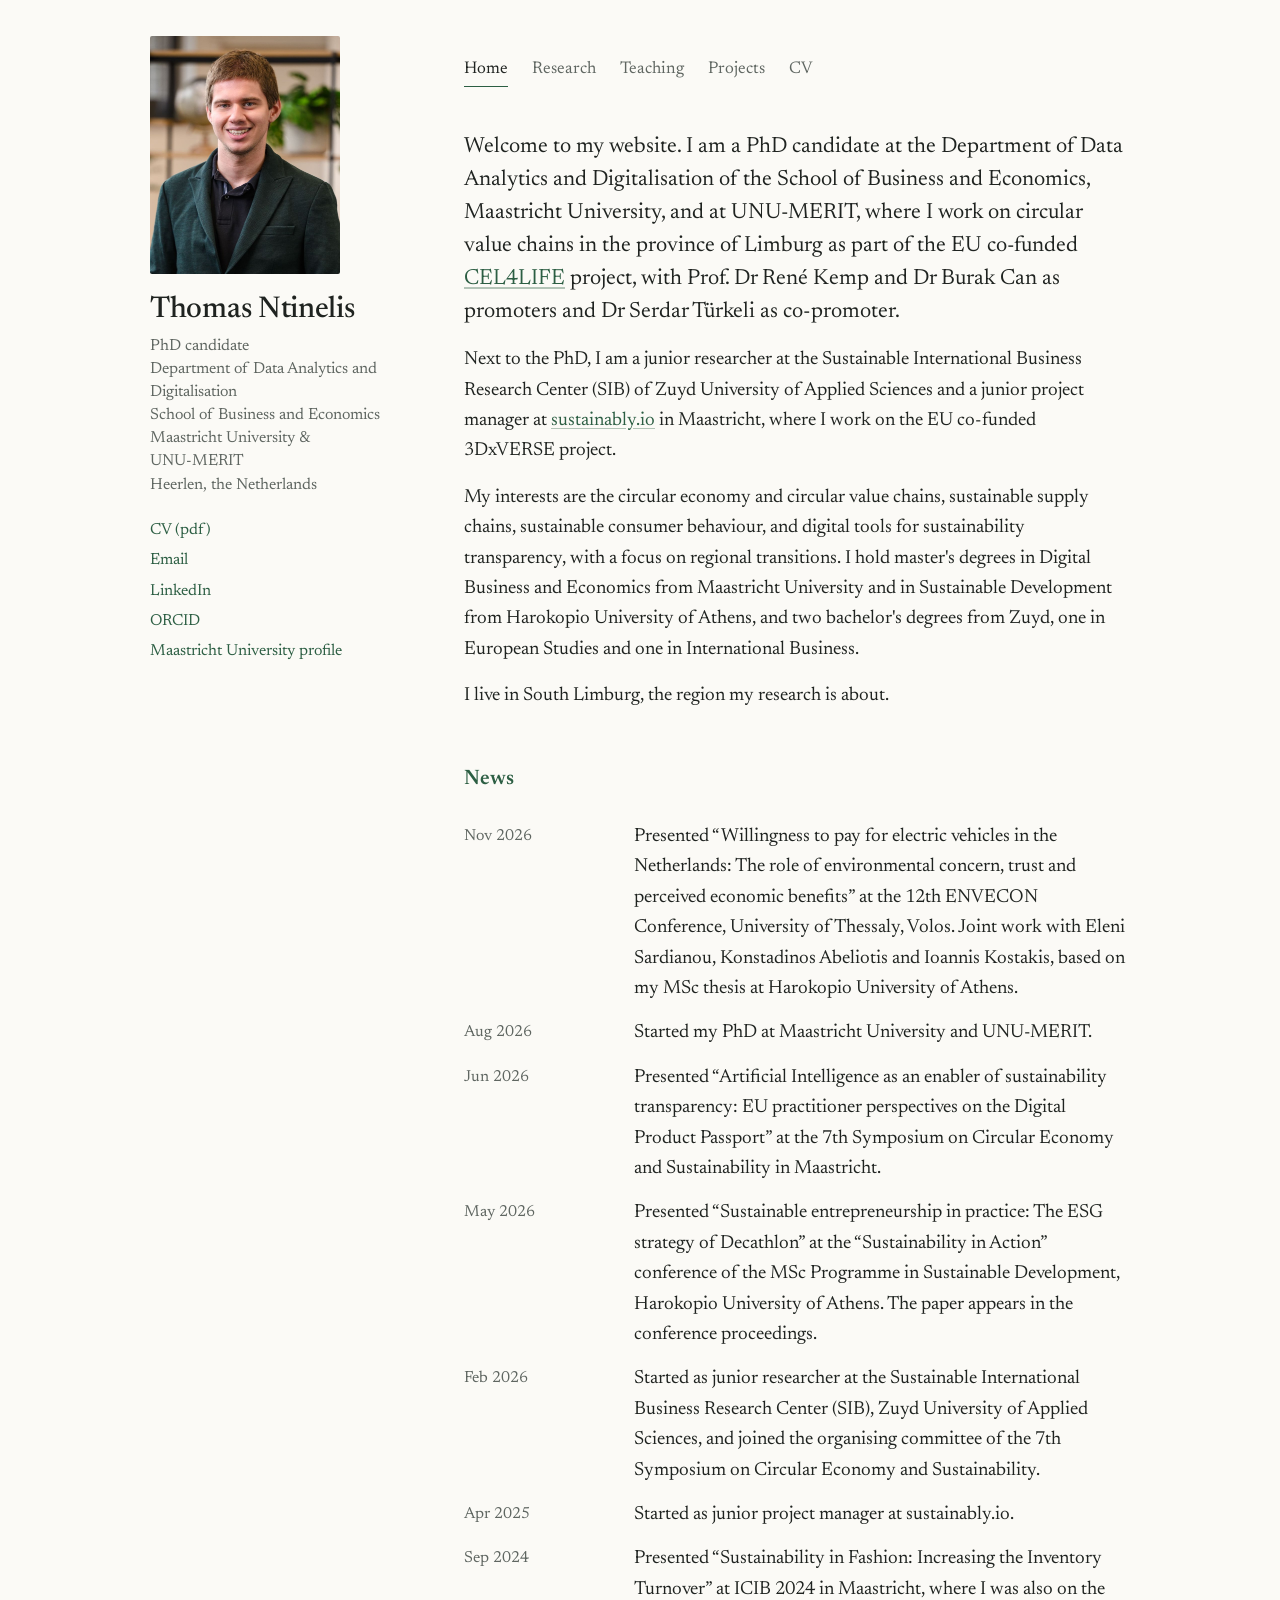
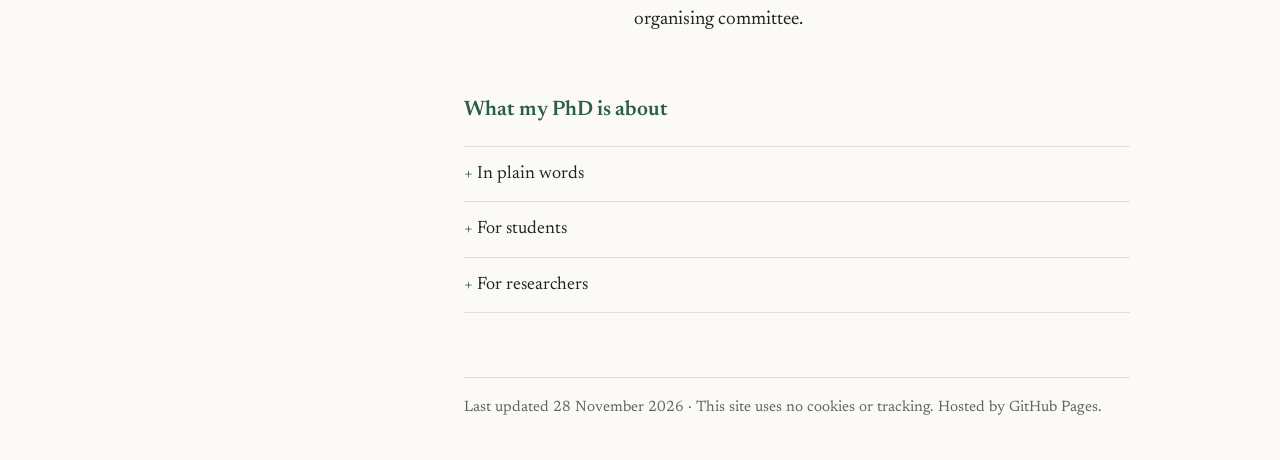
<file: index.html>
<!doctype html>
<html lang="en">
<head>
<meta charset="utf-8">
<meta name="viewport" content="width=device-width, initial-scale=1">
<title>Thomas Ntinelis</title>
<meta name="description" content="Thomas Ntinelis, PhD candidate at Maastricht University and UNU-MERIT, working on circular value chains in Limburg.">
<link rel="icon" href="favicon.svg" type="image/svg+xml">
<link rel="stylesheet" href="style.css">
</head>
<body>
<div class="page">

<aside class="side">
  <!-- Save a portrait (roughly 4:5) as photo.jpg -->
  <img class="portrait" src="photo.jpg" alt="Thomas Ntinelis" onerror="this.outerHTML='&lt;div class=&quot;portrait-empty&quot;&gt;photo&lt;/div&gt;'">
  <a class="name" href="index.html">Thomas Ntinelis</a>
  <p class="role">PhD candidate<br>Department of Data Analytics and Digitalisation<br>School of Business and Economics<br>Maastricht University &amp; <span class="nw">UNU-MERIT</span><br>Heerlen, the Netherlands</p>
  <ul class="links" id="links"></ul>
</aside>

<main>
<nav class="top" aria-label="Main">
  <a href="index.html" aria-current="page">Home</a>
  <a href="research.html">Research</a>
  <a href="teaching.html">Teaching</a>
  <a href="projects.html">Projects</a>
  <a href="cv.html">CV</a>
</nav>
<div class="intro">
<p>Welcome to my website. I am a PhD candidate at the Department of Data Analytics and Digitalisation of the School of Business and Economics, Maastricht University, and at UNU-MERIT, where I work on circular value chains in the province of Limburg as part of the EU co-funded <a href="https://www.cel4lifelimburg.nl/" target="_blank" rel="noopener">CEL4LIFE</a> project, with Prof. Dr René Kemp and Dr Burak Can as promoters and Dr Serdar Türkeli as co-promoter.</p>
<p>Next to the PhD, I am a junior researcher at the Sustainable International Business Research Center (SIB) of Zuyd University of Applied Sciences and a junior project manager at <a href="https://sustainably.io" target="_blank" rel="noopener">sustainably.io</a> in Maastricht, where I work on the EU co-funded 3DxVERSE project.</p>
<p>My interests are the circular economy and circular value chains, sustainable supply chains, sustainable consumer behaviour, and digital tools for sustainability transparency, with a focus on regional transitions. I hold master's degrees in Digital Business and Economics from Maastricht University and in Sustainable Development from Harokopio University of Athens, and two bachelor's degrees from Zuyd, one in European Studies and one in International Business.</p>
<p>I live in South Limburg, the region my research is about.</p>
</div>

<h2>News</h2>
<ul class="dated">
  <li><span class="d">Nov 2026</span><span class="what">Presented “Willingness to pay for electric vehicles in the Netherlands: The role of environmental concern, trust and perceived economic benefits” at the 12th ENVECON Conference, University of Thessaly, Volos. Joint work with Eleni Sardianou, Konstadinos Abeliotis and Ioannis Kostakis, based on my MSc thesis at Harokopio University of Athens.</span></li>
  <li><span class="d">Aug 2026</span><span class="what">Started my PhD at Maastricht University and UNU-MERIT.</span></li>
  <li><span class="d">Jun 2026</span><span class="what">Presented “Artificial Intelligence as an enabler of sustainability transparency: EU practitioner perspectives on the Digital Product Passport” at the 7th Symposium on Circular Economy and Sustainability in Maastricht.</span></li>
  <li><span class="d">May 2026</span><span class="what">Presented “Sustainable entrepreneurship in practice: The ESG strategy of Decathlon” at the “Sustainability in Action” conference of the MSc Programme in Sustainable Development, Harokopio University of Athens. The paper appears in the conference proceedings.</span></li>
  <li><span class="d">Feb 2026</span><span class="what">Started as junior researcher at the Sustainable International Business Research Center (SIB), Zuyd University of Applied Sciences, and joined the organising committee of the 7th Symposium on Circular Economy and Sustainability.</span></li>
  <li><span class="d">Apr 2025</span><span class="what">Started as junior project manager at sustainably.io.</span></li>
  <li><span class="d">Sep 2024</span><span class="what">Presented “Sustainability in Fashion: Increasing the Inventory Turnover” at ICIB 2024 in Maastricht, where I was also on the organising committee.</span></li>
</ul>

<h2>What my PhD is about</h2>
<div class="levels">
  <details>
    <summary>In plain words</summary>
    <div>
      <p>Most things we buy follow a straight line: materials are extracted, made into products, used for a while and thrown away. A circular economy tries to turn that line into a loop, so that products are repaired, reused and recycled and their materials come back as input for something new.</p>
      <p>No single company can close a loop on its own. A used plastic crate only becomes a new product if someone collects it, someone sorts it, someone recycles it and someone else buys the recycled material. I study these chains of companies and organisations in Limburg and help build them, with tools such as roadmaps and games that bring the people involved around the table.</p>
    </div>
  </details>
  <details>
    <summary>For students</summary>
    <div>
      <p>A value chain covers every step that adds value to a product, from raw material to end user. In a circular value chain the end-of-life stage feeds back into production, which raises new questions: who owns the returned material, who pays for collection and sorting, and when can secondary materials compete with virgin ones on price?</p>
      <p>Limburg is an interesting case because it combines heavy industry, such as the chemical cluster around Chemelot, with a large construction sector and a strong manufacturing industry. The province aims to halve its use of primary raw materials by 2030 and to have a fully circular economy by 2050. My research supports this with circular economy tools: roadmaps that set out how a value chain can become circular, and serious games in which companies and policymakers explore pathways together.</p>
    </div>
  </details>
  <details>
    <summary>For researchers</summary>
    <div>
      <p>The project asks how, and under what conditions, participatory systems analysis, serious gaming and computer modelling can strengthen regional circular economy roadmapping by supporting social learning, Dual Track Governance measures and coordinated action. It covers the three ecosystems of the CEL4LIFE programme (circular chemistry, construction and manufacturing) and focuses on five product and material groups: circular packaging, battery recycling, plastics recycling, circular concrete and bio-based construction.</p>
      <p>Regional roadmaps are developed with the seven-step method of Mahanty et al. (2026), based on stakeholder workshops and text mining of national and regional roadmaps. A serious game is evaluated for its ability to promote social learning, and computer simulations based on causal loop diagrams are run for two or three product groups. The thesis will consist of three or four empirical articles.</p>
    </div>
  </details>
</div>

<footer>Last updated 28 November 2026 · This site uses no cookies or tracking. Hosted by GitHub Pages.</footer>
</main>
</div>
<script src="site.js"></script>
</body>
</html>
</file>
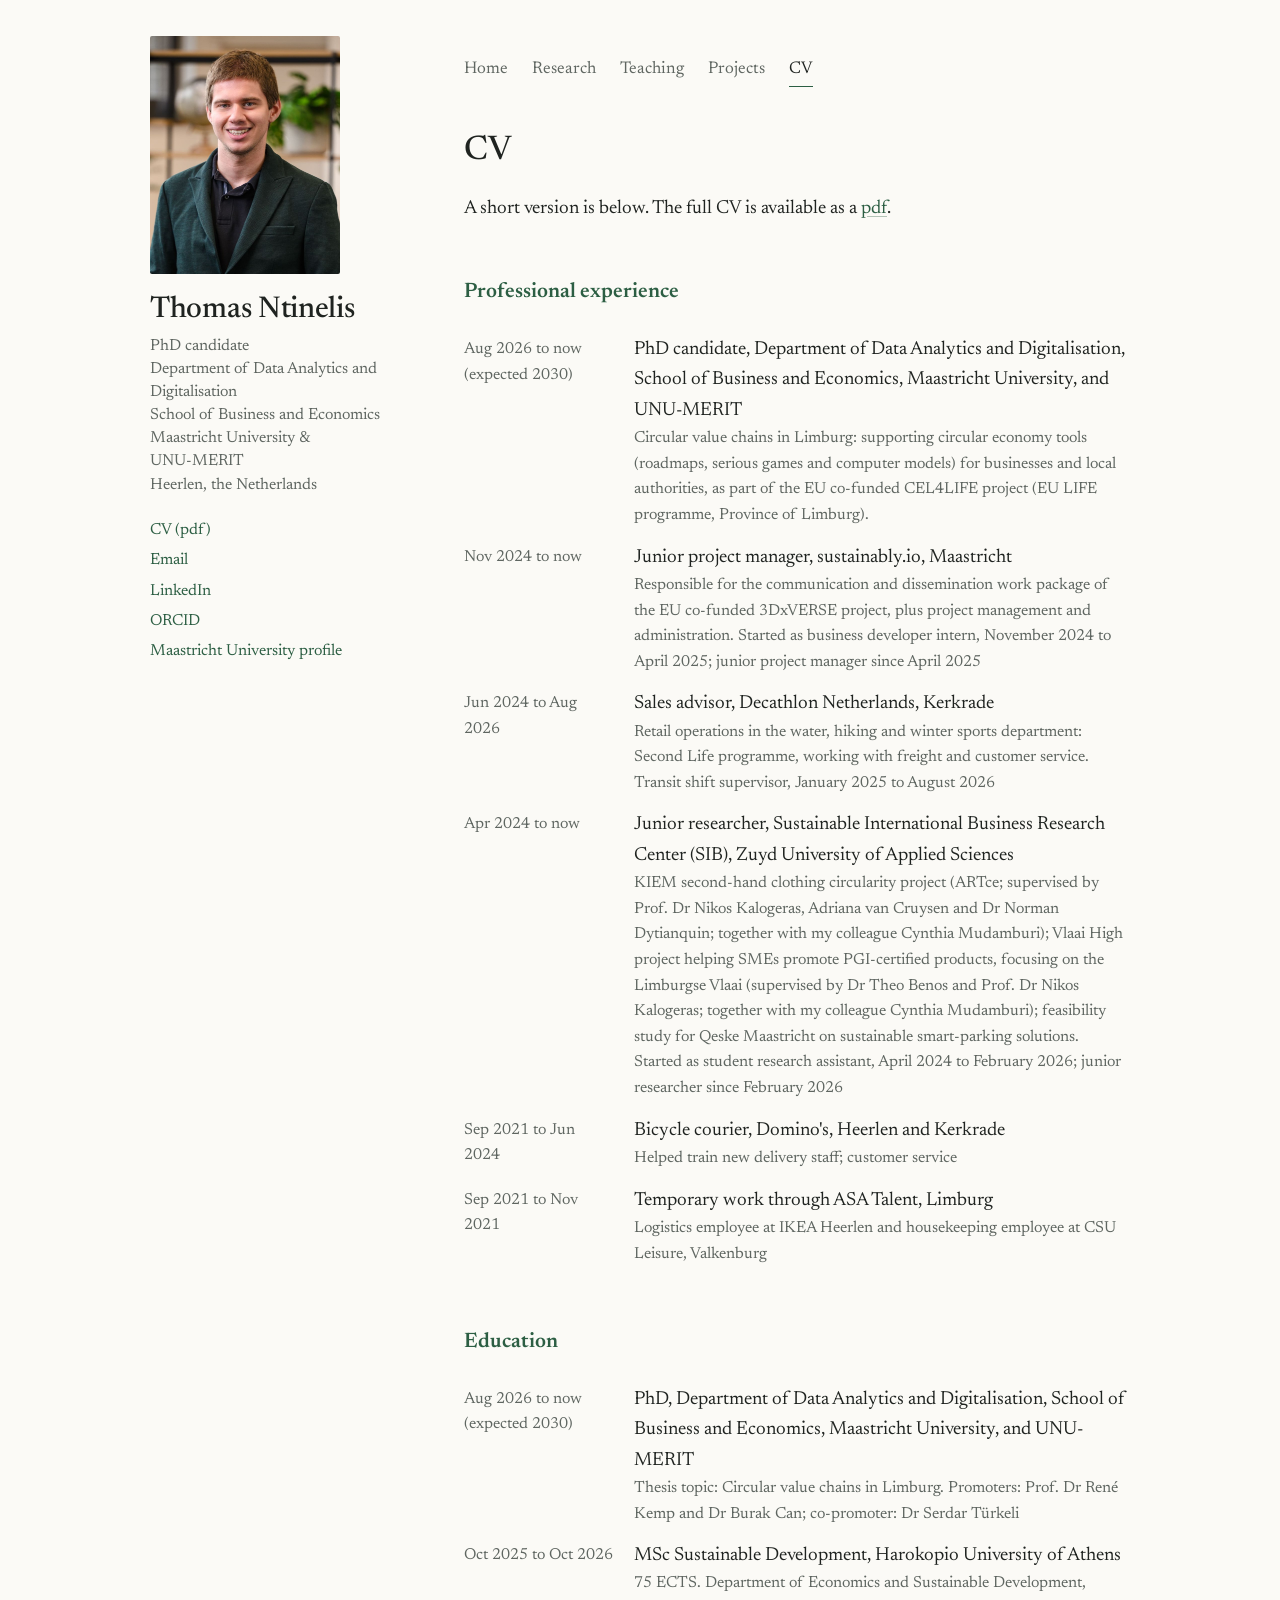
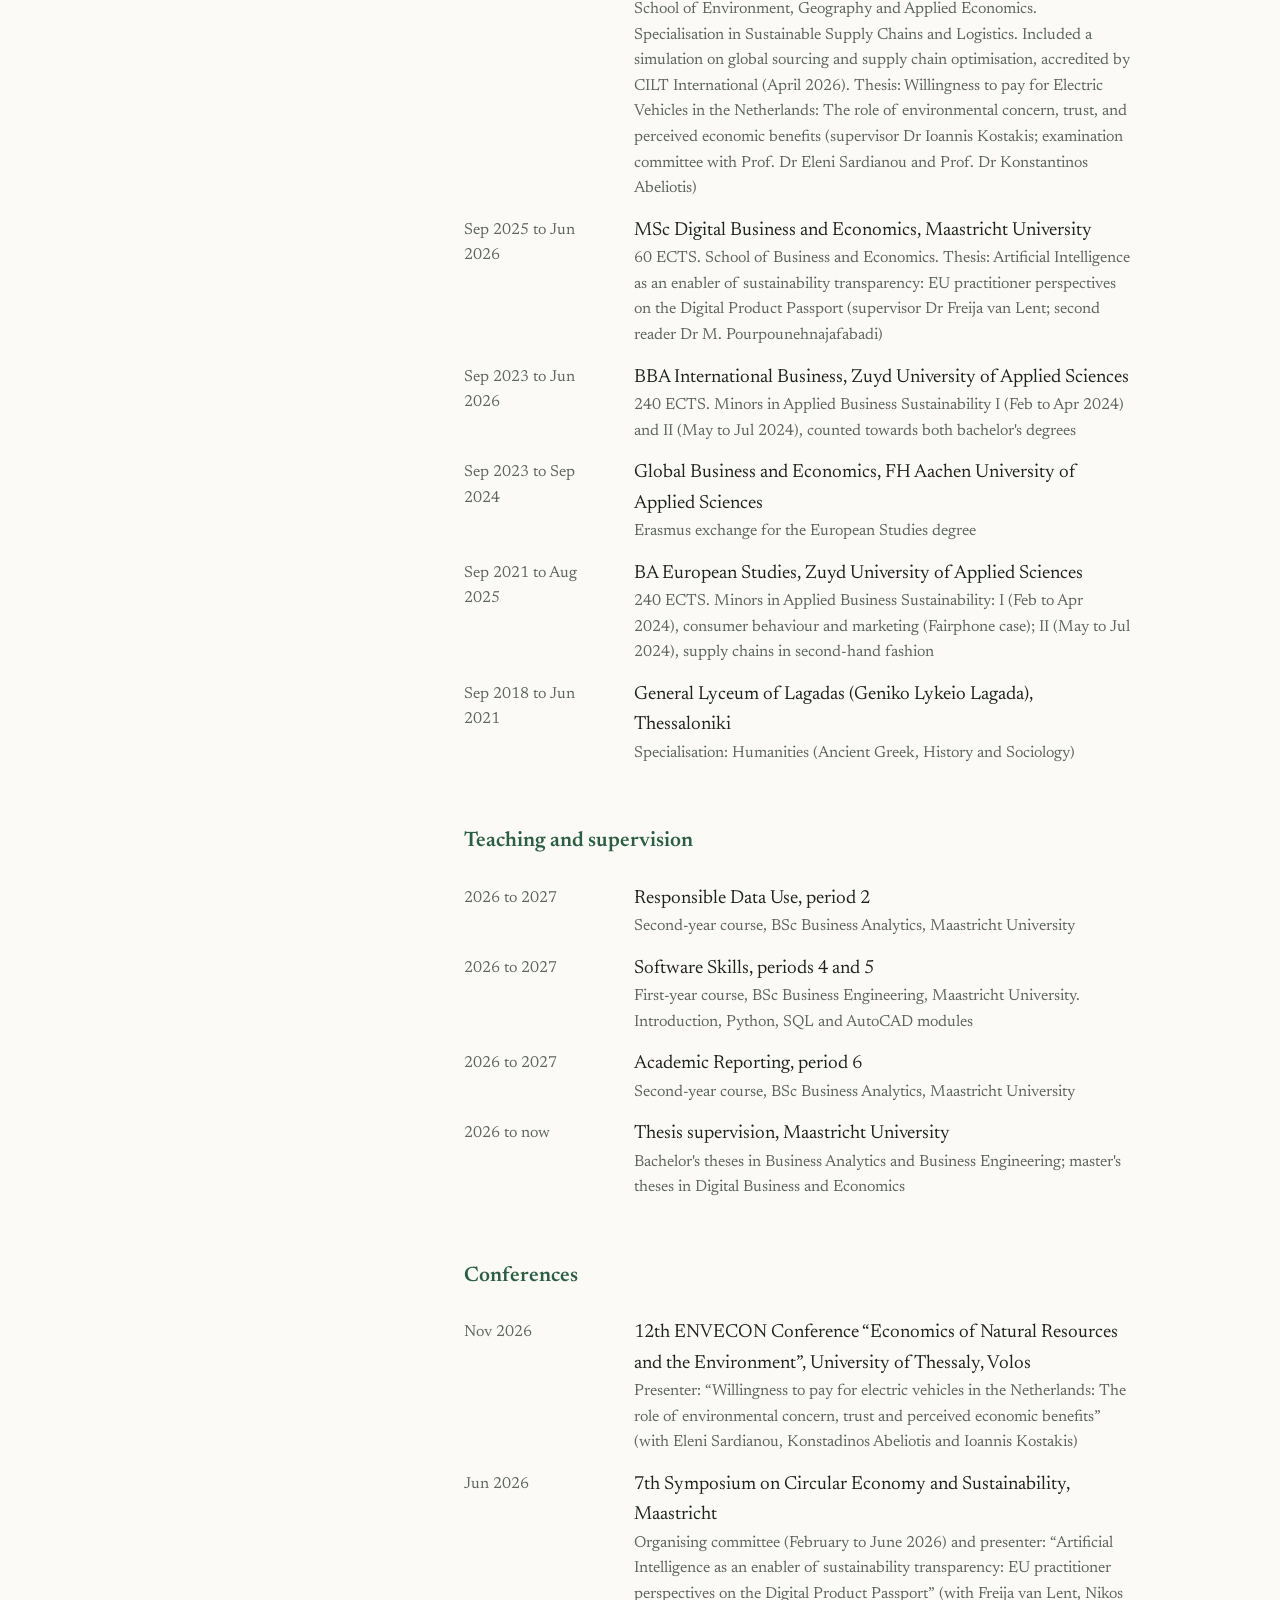
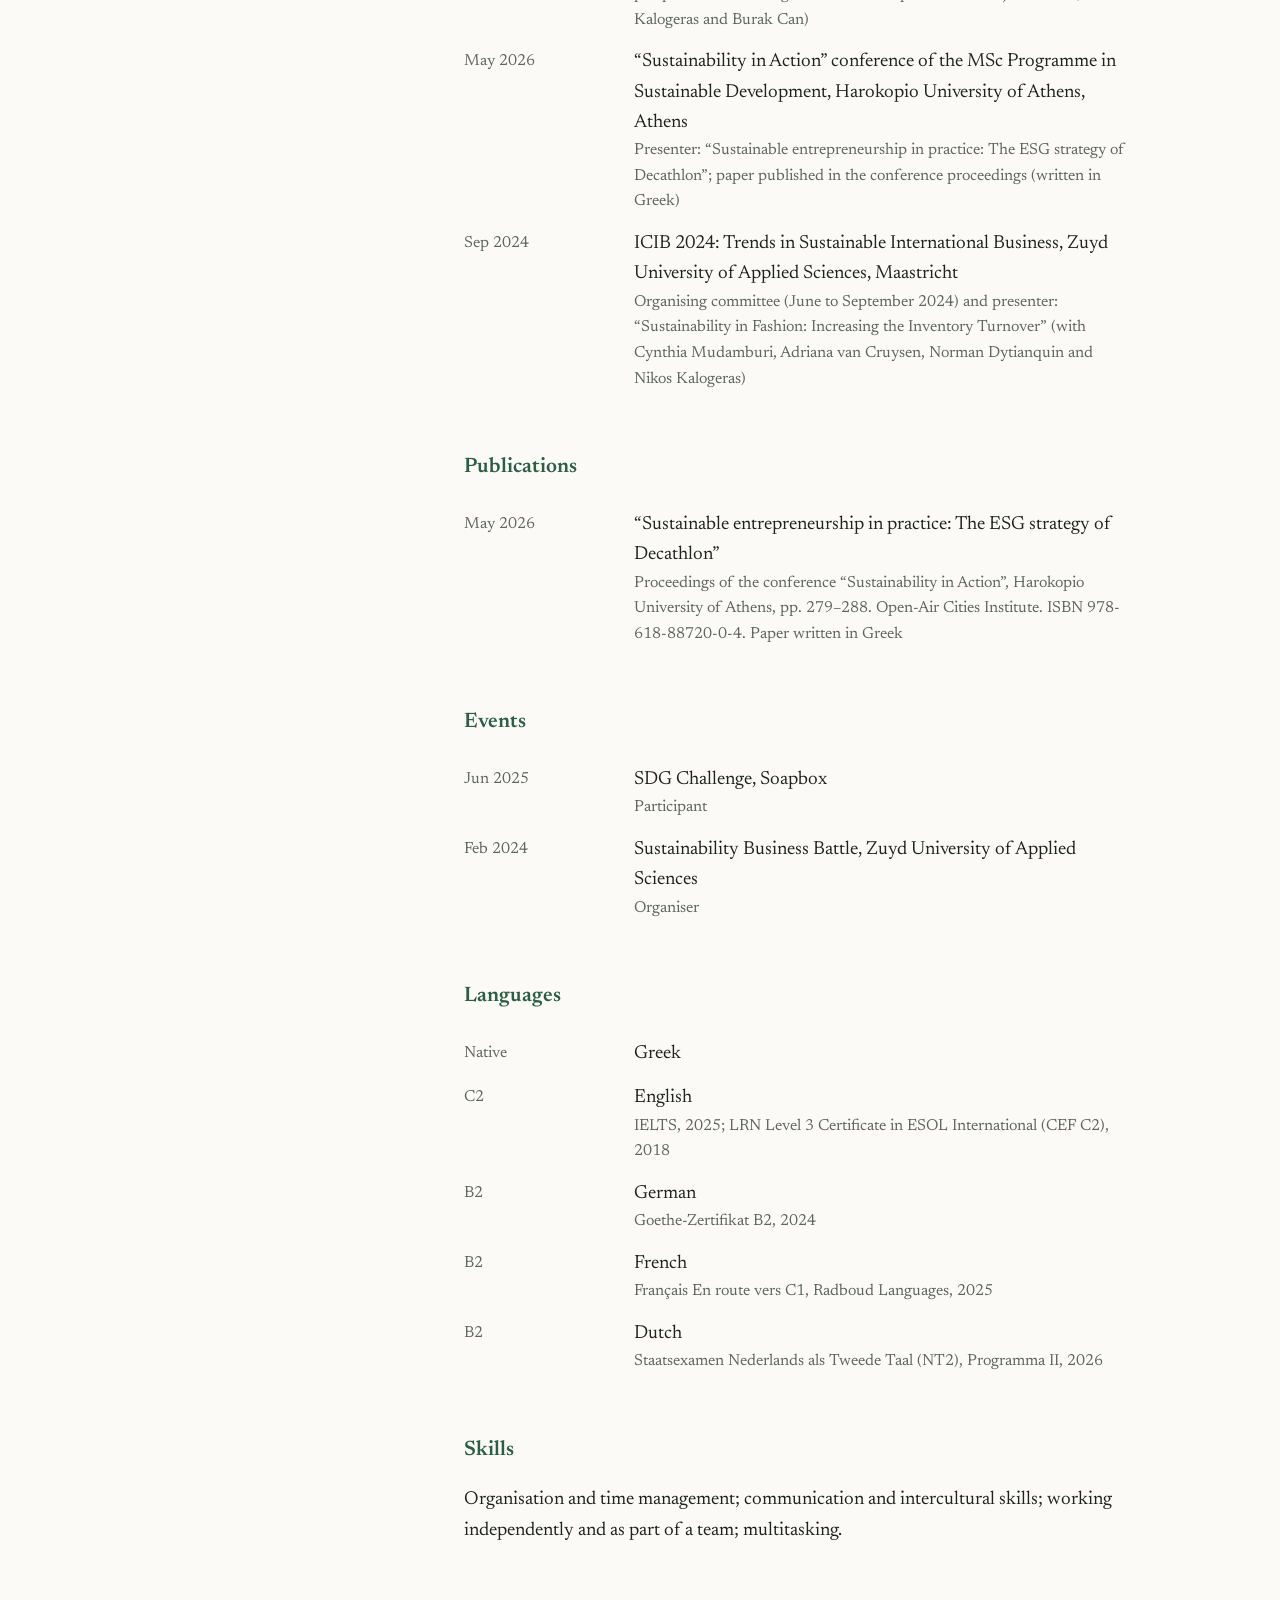
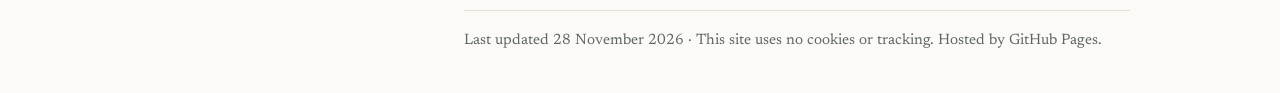
<file: cv.html>
<!doctype html>
<html lang="en">
<head>
<meta charset="utf-8">
<meta name="viewport" content="width=device-width, initial-scale=1">
<title>CV · Thomas Ntinelis</title>
<meta name="description" content="Thomas Ntinelis, PhD candidate at Maastricht University and UNU-MERIT, working on circular value chains in Limburg.">
<link rel="icon" href="favicon.svg" type="image/svg+xml">
<link rel="stylesheet" href="style.css">
</head>
<body>
<div class="page">

<aside class="side">
  <!-- Save a portrait (roughly 4:5) as photo.jpg -->
  <img class="portrait" src="photo.jpg" alt="Thomas Ntinelis" onerror="this.outerHTML='&lt;div class=&quot;portrait-empty&quot;&gt;photo&lt;/div&gt;'">
  <a class="name" href="index.html">Thomas Ntinelis</a>
  <p class="role">PhD candidate<br>Department of Data Analytics and Digitalisation<br>School of Business and Economics<br>Maastricht University &amp; <span class="nw">UNU-MERIT</span><br>Heerlen, the Netherlands</p>
  <ul class="links" id="links"></ul>
</aside>

<main>
<nav class="top" aria-label="Main">
  <a href="index.html">Home</a>
  <a href="research.html">Research</a>
  <a href="teaching.html">Teaching</a>
  <a href="projects.html">Projects</a>
  <a href="cv.html" aria-current="page">CV</a>
</nav>
<h1>CV</h1>
<p>A short version is below. The full CV is available as a <a data-cv href="#" target="_blank" rel="noopener">pdf</a>.</p>

<h2>Professional experience</h2>
<ul class="dated">
  <li><span class="d">Aug 2026 to now<br>(expected 2030)</span><span class="what">PhD candidate, Department of Data Analytics and Digitalisation, School of Business and Economics, Maastricht University, and UNU-MERIT<span>Circular value chains in Limburg: supporting circular economy tools (roadmaps, serious games and computer models) for businesses and local authorities, as part of the EU co-funded CEL4LIFE project (EU LIFE programme, Province of Limburg).</span></span></li>
  <li><span class="d">Nov 2024 to now</span><span class="what">Junior project manager, sustainably.io, Maastricht<span>Responsible for the communication and dissemination work package of the EU co-funded 3DxVERSE project, plus project management and administration. Started as business developer intern, November 2024 to April 2025; junior project manager since April 2025</span></span></li>
  <li><span class="d">Jun 2024 to Aug 2026</span><span class="what">Sales advisor, Decathlon Netherlands, Kerkrade<span>Retail operations in the water, hiking and winter sports department: Second Life programme, working with freight and customer service. Transit shift supervisor, January 2025 to August 2026</span></span></li>
  <li><span class="d">Apr 2024 to now</span><span class="what">Junior researcher, Sustainable International Business Research Center (SIB), Zuyd University of Applied Sciences<span>KIEM second-hand clothing circularity project (ARTce; supervised by Prof. Dr Nikos Kalogeras, Adriana van Cruysen and Dr Norman Dytianquin; together with my colleague Cynthia Mudamburi); Vlaai High project helping SMEs promote PGI-certified products, focusing on the Limburgse Vlaai (supervised by Dr Theo Benos and Prof. Dr Nikos Kalogeras; together with my colleague Cynthia Mudamburi); feasibility study for Qeske Maastricht on sustainable smart-parking solutions. Started as student research assistant, April 2024 to February 2026; junior researcher since February 2026</span></span></li>
  <li><span class="d">Sep 2021 to Jun 2024</span><span class="what">Bicycle courier, Domino's, Heerlen and Kerkrade<span>Helped train new delivery staff; customer service</span></span></li>
  <li><span class="d">Sep 2021 to Nov 2021</span><span class="what">Temporary work through ASA Talent, Limburg<span>Logistics employee at IKEA Heerlen and housekeeping employee at CSU Leisure, Valkenburg</span></span></li>
</ul>

<h2>Education</h2>
<ul class="dated">
  <li><span class="d">Aug 2026 to now<br>(expected 2030)</span><span class="what">PhD, Department of Data Analytics and Digitalisation, School of Business and Economics, Maastricht University, and UNU-MERIT<span>Thesis topic: Circular value chains in Limburg. Promoters: Prof. Dr René Kemp and Dr Burak Can; co-promoter: Dr Serdar Türkeli</span></span></li>
  <li><span class="d">Oct 2025 to Oct 2026</span><span class="what">MSc Sustainable Development, Harokopio University of Athens<span>75 ECTS. Department of Economics and Sustainable Development, School of Environment, Geography and Applied Economics. Specialisation in Sustainable Supply Chains and Logistics. Included a simulation on global sourcing and supply chain optimisation, accredited by CILT International (April 2026). Thesis: Willingness to pay for Electric Vehicles in the Netherlands: The role of environmental concern, trust, and perceived economic benefits (supervisor Dr Ioannis Kostakis; examination committee with Prof. Dr Eleni Sardianou and Prof. Dr Konstantinos Abeliotis)</span></span></li>
  <li><span class="d">Sep 2025 to Jun 2026</span><span class="what">MSc Digital Business and Economics, Maastricht University<span>60 ECTS. School of Business and Economics. Thesis: Artificial Intelligence as an enabler of sustainability transparency: EU practitioner perspectives on the Digital Product Passport (supervisor Dr Freija van Lent; second reader Dr M. Pourpounehnajafabadi)</span></span></li>
  <li><span class="d">Sep 2023 to Jun 2026</span><span class="what">BBA International Business, Zuyd University of Applied Sciences<span>240 ECTS. Minors in Applied Business Sustainability I (Feb to Apr 2024) and II (May to Jul 2024), counted towards both bachelor's degrees</span></span></li>
  <li><span class="d">Sep 2023 to Sep 2024</span><span class="what">Global Business and Economics, FH Aachen University of Applied Sciences<span>Erasmus exchange for the European Studies degree</span></span></li>
  <li><span class="d">Sep 2021 to Aug 2025</span><span class="what">BA European Studies, Zuyd University of Applied Sciences<span>240 ECTS. Minors in Applied Business Sustainability: I (Feb to Apr 2024), consumer behaviour and marketing (Fairphone case); II (May to Jul 2024), supply chains in second-hand fashion</span></span></li>
  <li><span class="d">Sep 2018 to Jun 2021</span><span class="what">General Lyceum of Lagadas (Geniko Lykeio Lagada), Thessaloniki<span>Specialisation: Humanities (Ancient Greek, History and Sociology)</span></span></li>
</ul>

<h2>Teaching and supervision</h2>
<ul class="dated">
  <li><span class="d">2026 to 2027</span><span class="what">Responsible Data Use, period 2<span>Second-year course, BSc Business Analytics, Maastricht University</span></span></li>
  <li><span class="d">2026 to 2027</span><span class="what">Software Skills, periods 4 and 5<span>First-year course, BSc Business Engineering, Maastricht University. Introduction, Python, SQL and AutoCAD modules</span></span></li>
  <li><span class="d">2026 to 2027</span><span class="what">Academic Reporting, period 6<span>Second-year course, BSc Business Analytics, Maastricht University</span></span></li>
  <li><span class="d">2026 to now</span><span class="what">Thesis supervision, Maastricht University<span>Bachelor's theses in Business Analytics and Business Engineering; master's theses in Digital Business and Economics</span></span></li>
</ul>

<h2>Conferences</h2>
<!-- Add the year in the first column, and your role or paper title in the grey line -->
<ul class="dated">
  <li><span class="d">Nov 2026</span><span class="what">12th ENVECON Conference “Economics of Natural Resources and the Environment”, University of Thessaly, Volos<span>Presenter: “Willingness to pay for electric vehicles in the Netherlands: The role of environmental concern, trust and perceived economic benefits” (with Eleni Sardianou, Konstadinos Abeliotis and Ioannis Kostakis)</span></span></li>
  <li><span class="d">Jun 2026</span><span class="what">7th Symposium on Circular Economy and Sustainability, Maastricht<span>Organising committee (February to June 2026) and presenter: “Artificial Intelligence as an enabler of sustainability transparency: EU practitioner perspectives on the Digital Product Passport” (with Freija van Lent, Nikos Kalogeras and Burak Can)</span></span></li>
  <li><span class="d">May 2026</span><span class="what">“Sustainability in Action” conference of the MSc Programme in Sustainable Development, Harokopio University of Athens, Athens<span>Presenter: “Sustainable entrepreneurship in practice: The ESG strategy of Decathlon”; paper published in the conference proceedings (written in Greek)</span></span></li>
  <li><span class="d">Sep 2024</span><span class="what">ICIB 2024: Trends in Sustainable International Business, Zuyd University of Applied Sciences, Maastricht<span>Organising committee (June to September 2024) and presenter: “Sustainability in Fashion: Increasing the Inventory Turnover” (with Cynthia Mudamburi, Adriana van Cruysen, Norman Dytianquin and Nikos Kalogeras)</span></span></li>
</ul>

<h2>Publications</h2>
<ul class="dated">
  <li><span class="d">May 2026</span><span class="what">“Sustainable entrepreneurship in practice: The ESG strategy of Decathlon”<span>Proceedings of the conference “Sustainability in Action”, Harokopio University of Athens, pp. 279–288. Open-Air Cities Institute. ISBN 978-618-88720-0-4. Paper written in Greek</span></span></li>
</ul>

<h2>Events</h2>
<ul class="dated">
  <li><span class="d">Jun 2025</span><span class="what">SDG Challenge, Soapbox<span>Participant</span></span></li>
  <li><span class="d">Feb 2024</span><span class="what">Sustainability Business Battle, Zuyd University of Applied Sciences<span>Organiser</span></span></li>
</ul>

<h2>Languages</h2>
<ul class="dated">
  <li><span class="d">Native</span><span class="what">Greek</span></li>
  <li><span class="d">C2</span><span class="what">English<span>IELTS, 2025; LRN Level 3 Certificate in ESOL International (CEF C2), 2018</span></span></li>
  <li><span class="d">B2</span><span class="what">German<span>Goethe-Zertifikat B2, 2024</span></span></li>
  <li><span class="d">B2</span><span class="what">French<span>Français En route vers C1, Radboud Languages, 2025</span></span></li>
  <li><span class="d">B2</span><span class="what">Dutch<span>Staatsexamen Nederlands als Tweede Taal (NT2), Programma II, 2026</span></span></li>
</ul>

<h2>Skills</h2>
<p>Organisation and time management; communication and intercultural skills; working independently and as part of a team; multitasking.</p>

<footer>Last updated 28 November 2026 · This site uses no cookies or tracking. Hosted by GitHub Pages.</footer>
</main>
</div>
<script src="site.js"></script>
</body>
</html>
</file>
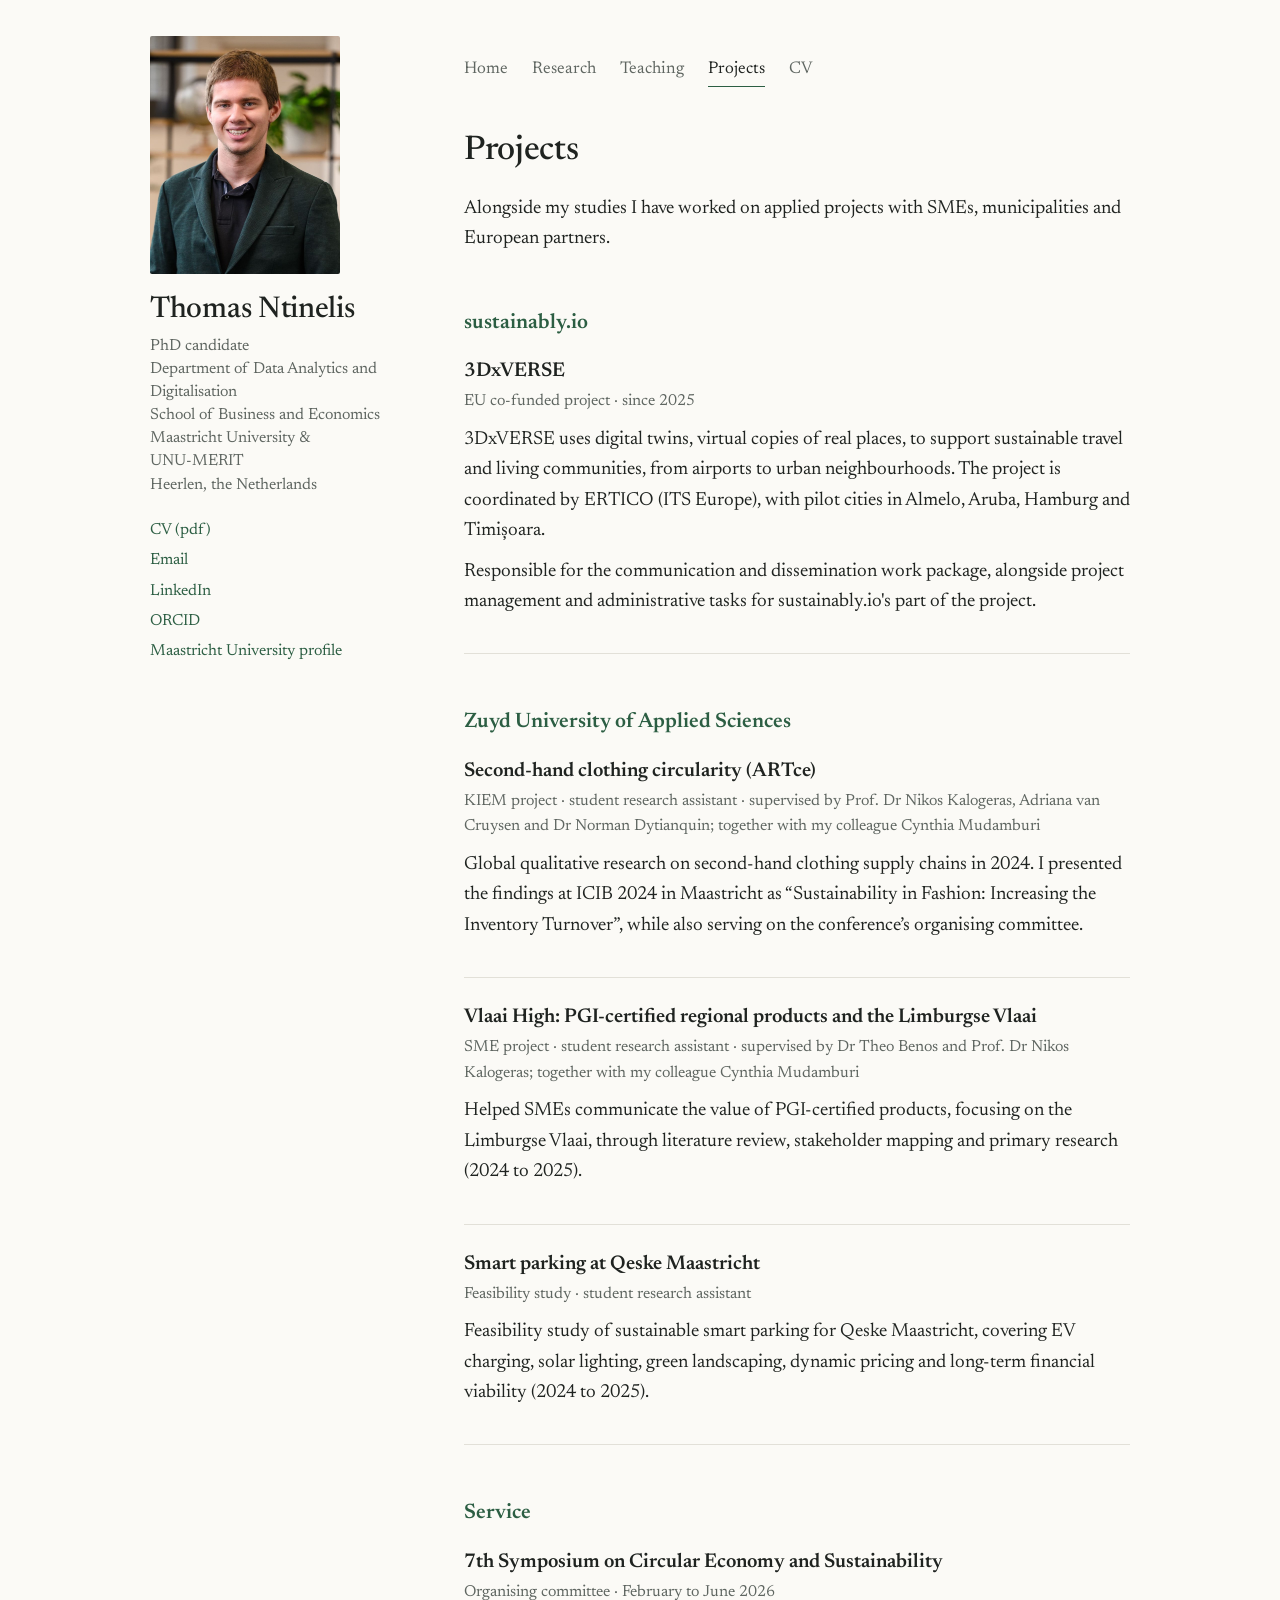
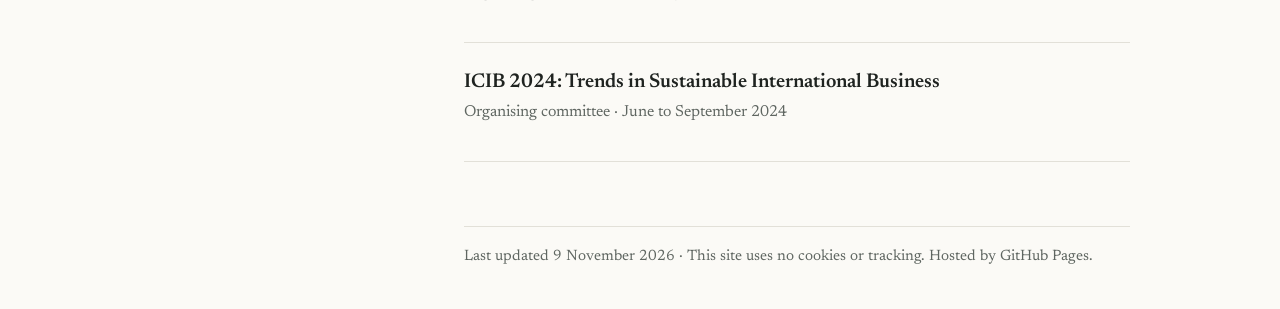
<file: projects.html>
<!doctype html>
<html lang="en">
<head>
<meta charset="utf-8">
<meta name="viewport" content="width=device-width, initial-scale=1">
<title>Projects · Thomas Ntinelis</title>
<meta name="description" content="Thomas Ntinelis, PhD candidate at Maastricht University and UNU-MERIT, working on circular value chains in Limburg.">
<link rel="icon" href="favicon.svg" type="image/svg+xml">
<link rel="stylesheet" href="style.css">
</head>
<body>
<div class="page">

<aside class="side">
  <!-- Save a portrait (roughly 4:5) as photo.jpg -->
  <img class="portrait" src="photo.jpg" alt="Thomas Ntinelis" onerror="this.outerHTML='&lt;div class=&quot;portrait-empty&quot;&gt;photo&lt;/div&gt;'">
  <a class="name" href="index.html">Thomas Ntinelis</a>
  <p class="role">PhD candidate<br>Department of Data Analytics and Digitalisation<br>School of Business and Economics<br>Maastricht University &amp; <span class="nw">UNU-MERIT</span><br>Heerlen, the Netherlands</p>
  <ul class="links" id="links"></ul>
</aside>

<main>
<nav class="top" aria-label="Main">
  <a href="index.html">Home</a>
  <a href="research.html">Research</a>
  <a href="teaching.html">Teaching</a>
  <a href="projects.html" aria-current="page">Projects</a>
  <a href="cv.html">CV</a>
</nav>
<h1>Projects</h1>
<p>Alongside my studies I have worked on applied projects with SMEs, municipalities and European partners.</p>

<h2>sustainably.io</h2>
<div class="entry">
  <h3>3DxVERSE</h3>
  <p class="meta">EU co-funded project · since 2025</p>
  <p>3DxVERSE uses digital twins, virtual copies of real places, to support sustainable travel and living communities, from airports to urban neighbourhoods. The project is coordinated by ERTICO (ITS Europe), with pilot cities in Almelo, Aruba, Hamburg and Timișoara.</p>
  <p>Responsible for the communication and dissemination work package, alongside project management and administrative tasks for sustainably.io's part of the project.</p>
</div>

<h2>Zuyd University of Applied Sciences</h2>
<div class="entry">
  <h3>Second-hand clothing circularity (ARTce)</h3>
  <p class="meta">KIEM project · student research assistant · supervised by Prof. Dr Nikos Kalogeras, Adriana van Cruysen and Dr Norman Dytianquin; together with my colleague Cynthia Mudamburi</p>
  <p>Global qualitative research on second-hand clothing supply chains in 2024. I presented the findings at ICIB 2024 in Maastricht as “Sustainability in Fashion: Increasing the Inventory Turnover”, while also serving on the conference’s organising committee.</p>
</div>
<div class="entry">
  <h3>Vlaai High: PGI-certified regional products and the Limburgse Vlaai</h3>
  <p class="meta">SME project · student research assistant · supervised by Dr Theo Benos and Prof. Dr Nikos Kalogeras; together with my colleague Cynthia Mudamburi</p>
  <p>Helped SMEs communicate the value of PGI-certified products, focusing on the Limburgse Vlaai, through literature review, stakeholder mapping and primary research (2024 to 2025).</p>
</div>
<div class="entry">
  <h3>Smart parking at Qeske Maastricht</h3>
  <p class="meta">Feasibility study · student research assistant</p>
  <p>Feasibility study of sustainable smart parking for Qeske Maastricht, covering EV charging, solar lighting, green landscaping, dynamic pricing and long-term financial viability (2024 to 2025).</p>
</div>

<h2>Service</h2>
<div class="entry">
  <h3>7th Symposium on Circular Economy and Sustainability</h3>
  <p class="meta">Organising committee · February to June 2026</p>
</div>
<div class="entry">
  <h3>ICIB 2024: Trends in Sustainable International Business</h3>
  <p class="meta">Organising committee · June to September 2024</p>
</div>

<footer>Last updated 9 November 2026 · This site uses no cookies or tracking. Hosted by GitHub Pages.</footer>
</main>
</div>
<script src="site.js"></script>
</body>
</html>
</file>
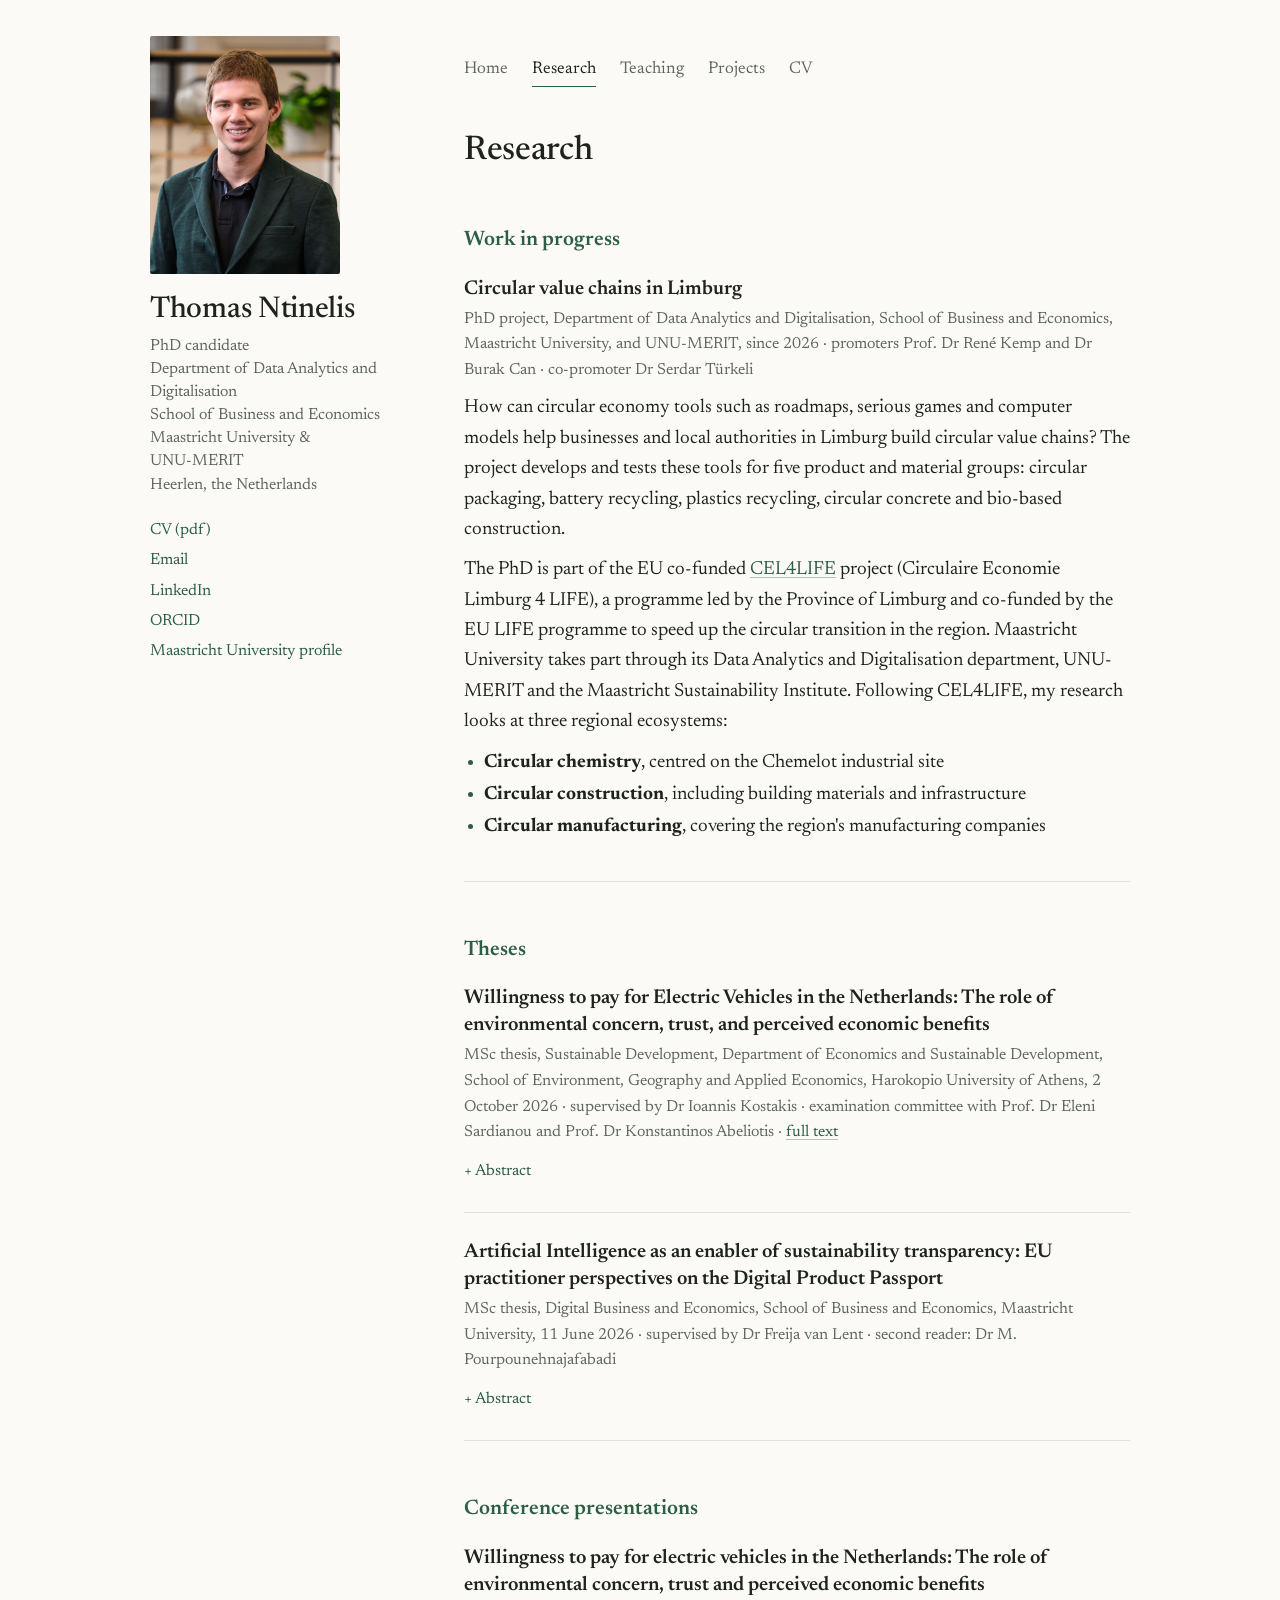
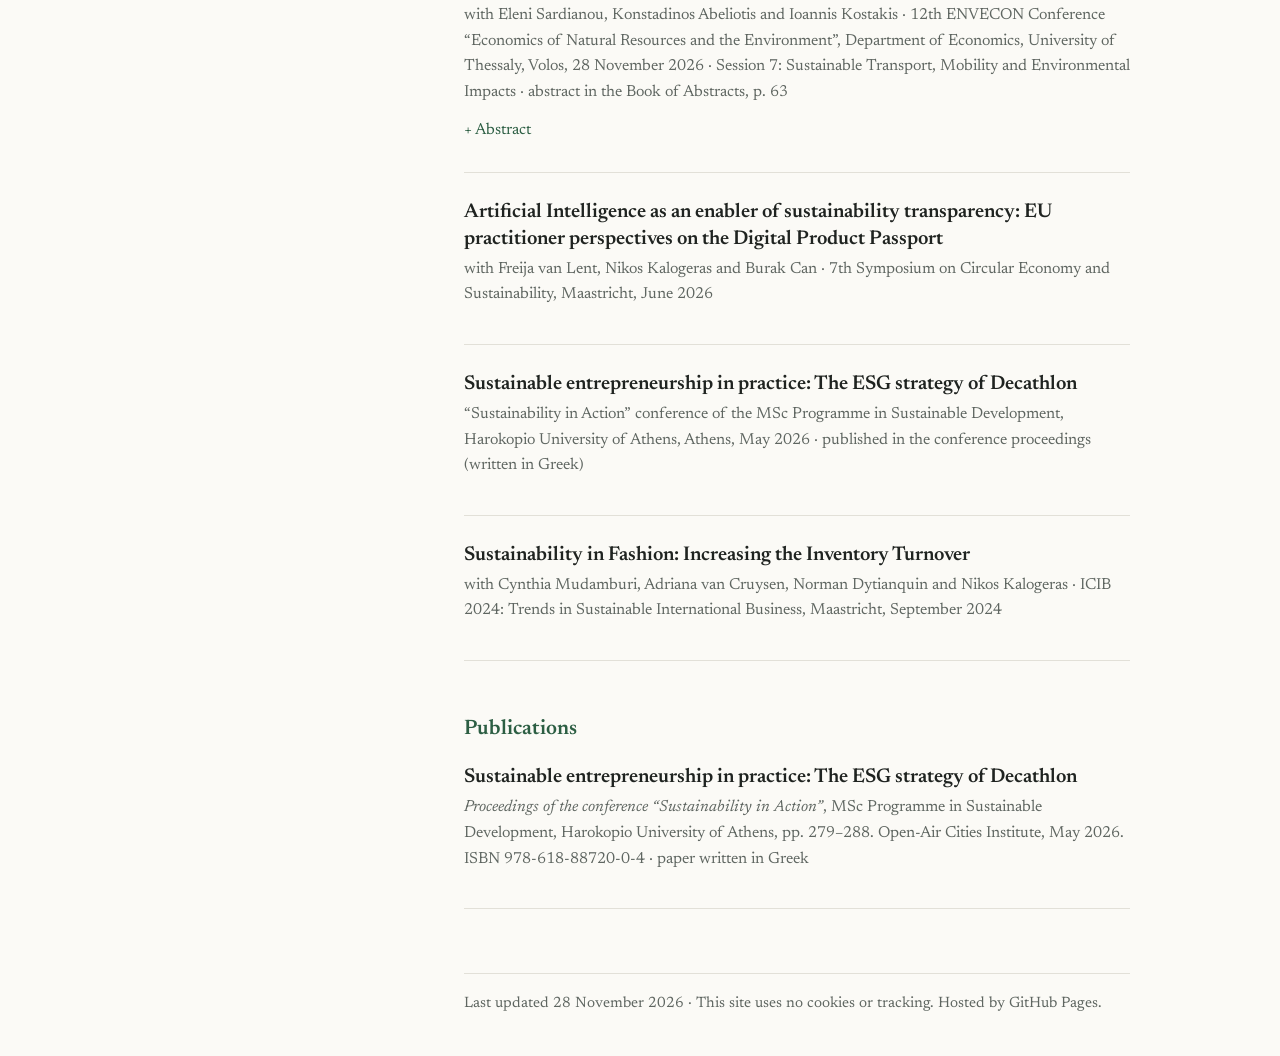
<file: research.html>
<!doctype html>
<html lang="en">
<head>
<meta charset="utf-8">
<meta name="viewport" content="width=device-width, initial-scale=1">
<title>Research · Thomas Ntinelis</title>
<meta name="description" content="Thomas Ntinelis, PhD candidate at Maastricht University and UNU-MERIT, working on circular value chains in Limburg.">
<link rel="icon" href="favicon.svg" type="image/svg+xml">
<link rel="stylesheet" href="style.css">
</head>
<body>
<div class="page">

<aside class="side">
  <!-- Save a portrait (roughly 4:5) as photo.jpg -->
  <img class="portrait" src="photo.jpg" alt="Thomas Ntinelis" onerror="this.outerHTML='&lt;div class=&quot;portrait-empty&quot;&gt;photo&lt;/div&gt;'">
  <a class="name" href="index.html">Thomas Ntinelis</a>
  <p class="role">PhD candidate<br>Department of Data Analytics and Digitalisation<br>School of Business and Economics<br>Maastricht University &amp; <span class="nw">UNU-MERIT</span><br>Heerlen, the Netherlands</p>
  <ul class="links" id="links"></ul>
</aside>

<main>
<nav class="top" aria-label="Main">
  <a href="index.html">Home</a>
  <a href="research.html" aria-current="page">Research</a>
  <a href="teaching.html">Teaching</a>
  <a href="projects.html">Projects</a>
  <a href="cv.html">CV</a>
</nav>
<h1>Research</h1>

<h2>Work in progress</h2>
<div class="entry">
  <h3>Circular value chains in Limburg</h3>
  <p class="meta">PhD project, Department of Data Analytics and Digitalisation, School of Business and Economics, Maastricht University, and UNU-MERIT, since 2026 · promoters Prof. Dr René Kemp and Dr Burak Can · co-promoter Dr Serdar Türkeli</p>
  <p>How can circular economy tools such as roadmaps, serious games and computer models help businesses and local authorities in Limburg build circular value chains? The project develops and tests these tools for five product and material groups: circular packaging, battery recycling, plastics recycling, circular concrete and bio-based construction.</p>
  <p>The PhD is part of the EU co-funded <a href="https://www.cel4lifelimburg.nl/" target="_blank" rel="noopener">CEL4LIFE</a> project (Circulaire Economie Limburg 4 LIFE), a programme led by the Province of Limburg and co-funded by the EU LIFE programme to speed up the circular transition in the region. Maastricht University takes part through its Data Analytics and Digitalisation department, UNU-MERIT and the Maastricht Sustainability Institute. Following CEL4LIFE, my research looks at three regional ecosystems:</p>
  <ul class="plain">
    <li><strong>Circular chemistry</strong>, centred on the Chemelot industrial site</li>
    <li><strong>Circular construction</strong>, including building materials and infrastructure</li>
    <li><strong>Circular manufacturing</strong>, covering the region's manufacturing companies</li>
  </ul>
</div>

<h2>Theses</h2>
<div class="entry">
  <h3>Willingness to pay for Electric Vehicles in the Netherlands: The role of environmental concern, trust, and perceived economic benefits</h3>
  <p class="meta">MSc thesis, Sustainable Development, Department of Economics and Sustainable Development, School of Environment, Geography and Applied Economics, Harokopio University of Athens, 2 October 2026 · supervised by Dr Ioannis Kostakis · examination committee with Prof. Dr Eleni Sardianou and Prof. Dr Konstantinos Abeliotis · <a href="https://estia.hua.gr/handle/123456789/22738" target="_blank" rel="noopener">full text</a></p>
  <details>
    <summary>Abstract</summary>
    <div><p>The transition to electric vehicles (EVs) is a central pillar of European and Dutch climate policy. As the Netherlands phases out purchase incentives, including the SEPP subsidy and tax exemptions, consumer willingness to pay (WTP) becomes a decisive factor for the continued diffusion of electric vehicles. This thesis investigates the factors that influence willingness to pay for electric vehicles in the Netherlands, focusing on the role of environmental concern, trust in sustainability claims, perceived economic benefits, and socio-demographic characteristics, with a sample drawn mainly from the southern provinces of Limburg and Noord-Brabant.</p>
    <p>A structured online survey yielded 130 valid responses from eligible adult consumers. Willingness to pay was measured as a categorical price premium, as a multi-item attitudinal index, and as purchase consideration, and the hypotheses were tested with ordered logistic regression, supported by ordinary least squares and binary logistic specifications estimated in R. Environmental concern, trust, and perceived economic benefits were each positively and significantly associated with willingness to pay, and together explained 53 percent of the variance in the attitudinal index, whereas socio-demographic characteristics contributed no significant increment and explained 2.5 percent of the variance on their own.</p>
    <p>The level of willingness to pay was nonetheless low: 28.5 percent of respondents would pay nothing extra for an electric version of their chosen car and 89.2 percent would pay at most 10 percent more, a premium of the same order as the fiscal support withdrawn. Disaggregating trust showed that trust in the technology predicts whether consumers consider an electric vehicle, while trust in sustainability claims predicts how large a premium they accept. The findings indicate that in a post-subsidy market consumer belief, rather than consumer characteristics, govern willingness to pay, and that the credibility of environmental claims and perceived resale value are the beliefs most in need of attention.</p></div>
  </details>
</div>
<div class="entry">
  <h3>Artificial Intelligence as an enabler of sustainability transparency: EU practitioner perspectives on the Digital Product Passport</h3>
  <p class="meta">MSc thesis, Digital Business and Economics, School of Business and Economics, Maastricht University, 11 June 2026 · supervised by Dr Freija van Lent · second reader: Dr M. Pourpounehnajafabadi</p>
  <details>
    <summary>Abstract</summary>
    <div><p>The European Union's Digital Product Passport (DPP) is emerging as a critical policy instrument to advance sustainability transparency across product life cycles. However, significant structural barriers, including data fragmentation, information asymmetry, and the absence of interoperability across supply chain systems, continue to hinder its effective implementation. While Artificial Intelligence (AI) has been identified as a potential enabler of DPP ambitions, prior research has largely focused on technological design rather than empirical practitioner perspectives, leaving a gap in understanding how AI can be deployed in practice across organisational boundaries.</p>
    <p>This study addresses that gap by asking: How can Artificial Intelligence enhance sustainability transparency in European supply chains within the framework of the Digital Product Passport? Using an exploratory qualitative research design, twelve semi-structured interviews were conducted with supply chain professionals across nine industry sectors in the European Union between January and March 2026. The data were analysed through thematic analysis, complemented by keyword frequency analysis.</p>
    <p>The findings reveal that while AI optimism is widespread among participants, actual deployment remains superficial and dominated by generic generative AI tools rather than DPP-integrated applications. DPP awareness and readiness are low, and EU regulation is the main adoption driver across participants. Participants rarely raised greenwashing risk, even though reducing it is one of the aims of the DPP regulation. The study concludes that AI can enhance sustainability transparency under the right conditions, particularly when accompanied by investments in data governance, human oversight, and cross-industry collaboration.</p></div>
  </details>
</div>

<h2>Conference presentations</h2>
<div class="entry">
  <h3>Willingness to pay for electric vehicles in the Netherlands: The role of environmental concern, trust and perceived economic benefits</h3>
  <p class="meta">with Eleni Sardianou, Konstadinos Abeliotis and Ioannis Kostakis · 12th ENVECON Conference “Economics of Natural Resources and the Environment”, Department of Economics, University of Thessaly, Volos, 28 November 2026 · Session 7: Sustainable Transport, Mobility and Environmental Impacts · abstract in the Book of Abstracts, p. 63</p>
  <details>
    <summary>Abstract</summary>
    <div><p>The present paper examines willingness to pay (WTP) for electric vehicles (EVs) in the Netherlands, where purchase incentives such as the SEPP subsidy and the purchase tax exemption are being phased out. Continued EV diffusion therefore depends increasingly on how consumers value the technology. A bilingual online survey in September 2026 provided 130 valid responses, mainly from the provinces of Limburg and Noord-Brabant. WTP was measured as a categorical price premium, an attitudinal index and purchase consideration. Hypotheses were tested with ordered logistic regression and checked with ordinary least squares and binary logistic models. Environmental concern, trust in sustainability claims and perceived economic benefits were positively and significantly associated with WTP, together explaining 53% of the variance in the attitudinal index, while socio-demographic characteristics added no significant explanatory power. WTP nonetheless remains low: 89.2% of respondents would pay at most 10% more for an electric version of their chosen car, a premium of the same order as the fiscal support being withdrawn. Trust in the technology predicts whether consumers consider an EV, whereas trust in sustainability claims predicts how large a premium they accept. Policy should target the credibility of environmental claims and perceived resale value.</p>
    <p>Keywords: electric vehicles; willingness to pay; environmental concern; trust; the Netherlands · JEL codes: D12, Q51, Q58, R41, L62</p></div>
  </details>
</div>
<div class="entry">
  <h3>Artificial Intelligence as an enabler of sustainability transparency: EU practitioner perspectives on the Digital Product Passport</h3>
  <p class="meta">with Freija van Lent, Nikos Kalogeras and Burak Can · 7th Symposium on Circular Economy and Sustainability, Maastricht, June 2026</p>
</div>
<div class="entry">
  <h3>Sustainable entrepreneurship in practice: The ESG strategy of Decathlon</h3>
  <p class="meta">“Sustainability in Action” conference of the MSc Programme in Sustainable Development, Harokopio University of Athens, Athens, May 2026 · published in the conference proceedings (written in Greek)</p>
</div>
<div class="entry">
  <h3>Sustainability in Fashion: Increasing the Inventory Turnover</h3>
  <p class="meta">with Cynthia Mudamburi, Adriana van Cruysen, Norman Dytianquin and Nikos Kalogeras · ICIB 2024: Trends in Sustainable International Business, Maastricht, September 2024</p>
</div>

<h2>Publications</h2>
<!-- Template for a paper:
<div class="entry">
  <h3>Paper title</h3>
  <p class="meta">with Co-author · <em>Journal name</em>, 2027 · <a href="LINK">pdf</a></p>
</div>
-->
<div class="entry">
  <h3>Sustainable entrepreneurship in practice: The ESG strategy of Decathlon</h3>
  <p class="meta"><em>Proceedings of the conference “Sustainability in Action”</em>, MSc Programme in Sustainable Development, Harokopio University of Athens, pp. 279–288. Open-Air Cities Institute, May 2026. ISBN 978-618-88720-0-4 · paper written in Greek</p>
</div>

<footer>Last updated 28 November 2026 · This site uses no cookies or tracking. Hosted by GitHub Pages.</footer>
</main>
</div>
<script src="site.js"></script>
</body>
</html>
</file>
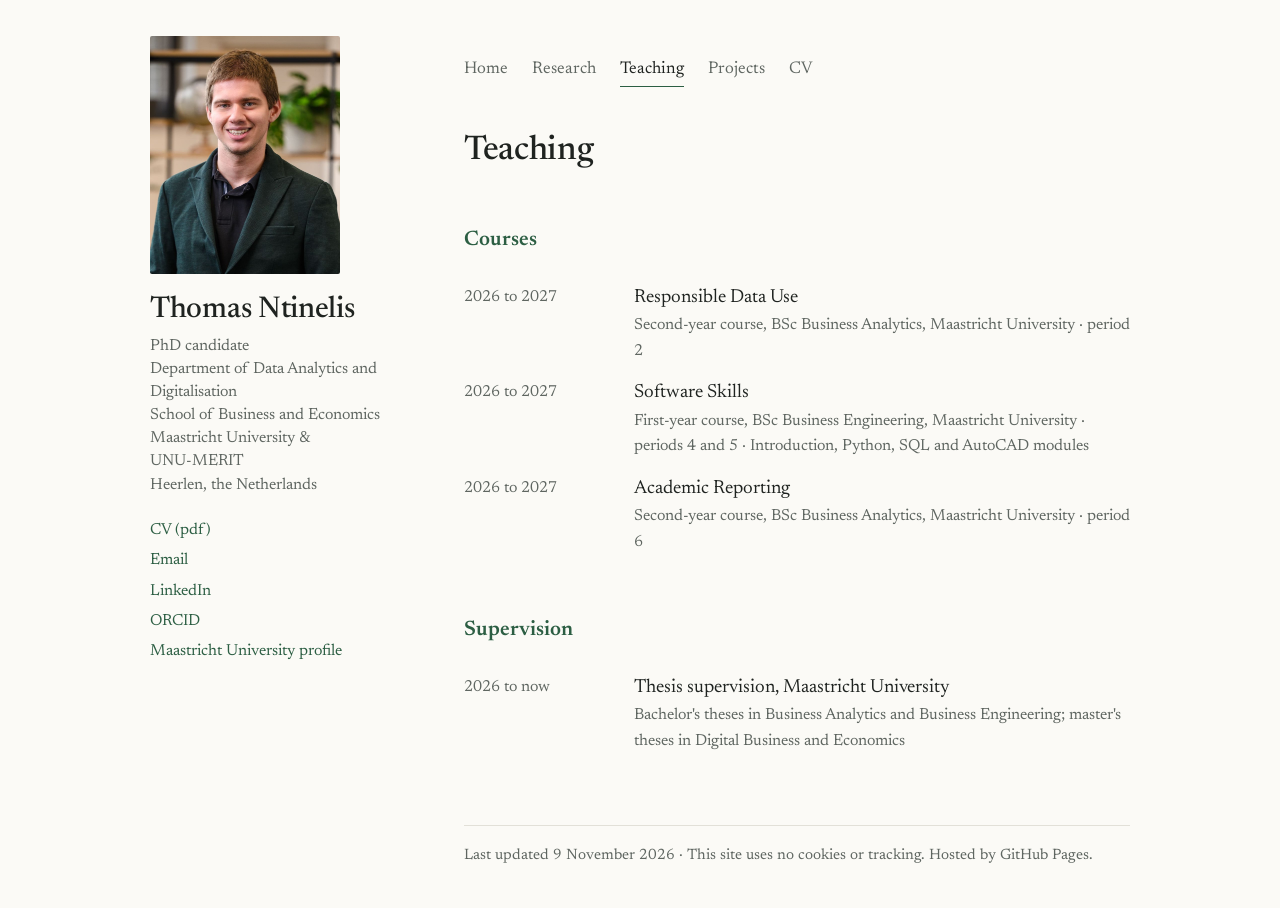
<file: teaching.html>
<!doctype html>
<html lang="en">
<head>
<meta charset="utf-8">
<meta name="viewport" content="width=device-width, initial-scale=1">
<title>Teaching · Thomas Ntinelis</title>
<meta name="description" content="Thomas Ntinelis, PhD candidate at Maastricht University and UNU-MERIT, working on circular value chains in Limburg.">
<link rel="icon" href="favicon.svg" type="image/svg+xml">
<link rel="stylesheet" href="style.css">
</head>
<body>
<div class="page">

<aside class="side">
  <!-- Save a portrait (roughly 4:5) as photo.jpg -->
  <img class="portrait" src="photo.jpg" alt="Thomas Ntinelis" onerror="this.outerHTML='&lt;div class=&quot;portrait-empty&quot;&gt;photo&lt;/div&gt;'">
  <a class="name" href="index.html">Thomas Ntinelis</a>
  <p class="role">PhD candidate<br>Department of Data Analytics and Digitalisation<br>School of Business and Economics<br>Maastricht University &amp; <span class="nw">UNU-MERIT</span><br>Heerlen, the Netherlands</p>
  <ul class="links" id="links"></ul>
</aside>

<main>
<nav class="top" aria-label="Main">
  <a href="index.html">Home</a>
  <a href="research.html">Research</a>
  <a href="teaching.html" aria-current="page">Teaching</a>
  <a href="projects.html">Projects</a>
  <a href="cv.html">CV</a>
</nav>
<h1>Teaching</h1>

<h2>Courses</h2>
<ul class="dated">
  <li><span class="d">2026 to 2027</span><span class="what">Responsible Data Use<span>Second-year course, BSc Business Analytics, Maastricht University · period 2</span></span></li>
  <li><span class="d">2026 to 2027</span><span class="what">Software Skills<span>First-year course, BSc Business Engineering, Maastricht University · periods 4 and 5 · Introduction, Python, SQL and AutoCAD modules</span></span></li>
  <li><span class="d">2026 to 2027</span><span class="what">Academic Reporting<span>Second-year course, BSc Business Analytics, Maastricht University · period 6</span></span></li>
</ul>

<h2>Supervision</h2>
<ul class="dated">
  <li><span class="d">2026 to now</span><span class="what">Thesis supervision, Maastricht University<span>Bachelor's theses in Business Analytics and Business Engineering; master's theses in Digital Business and Economics</span></span></li>
</ul>

<footer>Last updated 9 November 2026 · This site uses no cookies or tracking. Hosted by GitHub Pages.</footer>
</main>
</div>
<script src="site.js"></script>
</body>
</html>
</file>
<file: style.css>
/* Thomas Ntinelis · personal website
   Colours are the variables below. */

/* Newsreader (SIL Open Font License), served from this site so no visitor data goes to third parties */
@font-face {
  font-family: "Newsreader"; font-style: normal; font-weight: 200 800; font-display: swap;
  src: url("newsreader-latin-ext-normal.woff2") format("woff2");
  unicode-range: U+0100-02BA,U+02BD-02C5,U+02C7-02CC,U+02CE-02D7,U+02DD-02FF,U+0304,U+0308,U+0329,U+1D00-1DBF,U+1E00-1E9F,U+1EF2-1EFF,U+2020,U+20A0-20AB,U+20AD-20C0,U+2113,U+2C60-2C7F,U+A720-A7FF;
}
@font-face {
  font-family: "Newsreader"; font-style: normal; font-weight: 200 800; font-display: swap;
  src: url("newsreader-latin-normal.woff2") format("woff2");
  unicode-range: U+0000-00FF,U+0131,U+0152-0153,U+02BB-02BC,U+02C6,U+02DA,U+02DC,U+0304,U+0308,U+0329,U+2000-206F,U+20AC,U+2122,U+2191,U+2193,U+2212,U+2215,U+FEFF,U+FFFD;
}
@font-face {
  font-family: "Newsreader"; font-style: italic; font-weight: 200 800; font-display: swap;
  src: url("newsreader-latin-ext-italic.woff2") format("woff2");
  unicode-range: U+0100-02BA,U+02BD-02C5,U+02C7-02CC,U+02CE-02D7,U+02DD-02FF,U+0304,U+0308,U+0329,U+1D00-1DBF,U+1E00-1E9F,U+1EF2-1EFF,U+2020,U+20A0-20AB,U+20AD-20C0,U+2113,U+2C60-2C7F,U+A720-A7FF;
}
@font-face {
  font-family: "Newsreader"; font-style: italic; font-weight: 200 800; font-display: swap;
  src: url("newsreader-latin-italic.woff2") format("woff2");
  unicode-range: U+0000-00FF,U+0131,U+0152-0153,U+02BB-02BC,U+02C6,U+02DA,U+02DC,U+0304,U+0308,U+0329,U+2000-206F,U+20AC,U+2122,U+2191,U+2193,U+2212,U+2215,U+FEFF,U+FFFD;
}

:root {
  --paper: #fbfaf6;
  --ink: #1f2320;
  --soft: #5f6661;
  --rule: #e2e0d8;
  --green: #2c5e43;
  --green-dark: #1d4430;
  --mark: #e9efe6;
  --serif: "Newsreader", "Iowan Old Style", Georgia, serif;
}
@media (prefers-color-scheme: dark) {
  :root {
    --paper: #151816;
    --ink: #e6e4dd;
    --soft: #a3a89f;
    --rule: #2e332f;
    --green: #8fc4a2;
    --green-dark: #b2dbbf;
    --mark: #1f2923;
  }
}

* { box-sizing: border-box; }
html { -webkit-text-size-adjust: 100%; }
body {
  margin: 0;
  background: var(--paper);
  color: var(--ink);
  font-family: var(--serif);
  font-size: 19px;
  line-height: 1.6;
  font-optical-sizing: auto;
}
img { max-width: 100%; display: block; }
a { color: var(--green); text-decoration: underline; text-decoration-color: color-mix(in srgb, var(--green) 35%, transparent); text-underline-offset: 3px; }
a:hover { color: var(--green-dark); text-decoration-color: currentColor; }
::selection { background: var(--mark); }

/* ---------- layout: sidebar + text ---------- */
.page {
  max-width: 1060px;
  margin: 0 auto;
  padding: 0 16px;
  display: grid;
  gap: 0 64px;
}
@media (min-width: 900px) {
  .page { grid-template-columns: 250px minmax(0, 1fr); padding: 0 40px; }
  .side { position: sticky; top: 0; align-self: start; padding-top: 64px; }
}

.side { padding-top: 36px; }
.portrait {
  width: 190px; aspect-ratio: 4 / 5; object-fit: cover;
  border-radius: 2px; margin-bottom: 20px;
  background: var(--mark);
}
.portrait-empty {
  width: 190px; aspect-ratio: 4 / 5; margin-bottom: 20px;
  background: var(--mark); border-radius: 2px;
  display: grid; place-items: center; color: var(--soft); font-style: italic; font-size: 15px;
}
.side .name {
  font-size: 30px; line-height: 1.1; font-weight: 500; letter-spacing: -.01em;
  margin: 0 0 8px; color: var(--ink); text-decoration: none; display: block;
}
.side .role .nw { white-space: nowrap; }
.side .role { font-size: 16px; color: var(--soft); line-height: 1.45; margin: 0 0 18px; }
.side .links { list-style: none; margin: 0; padding: 0; font-size: 16px; line-height: 1.9; }
.side .links a { text-decoration: none; }
.side .links a:hover { text-decoration: underline; }

@media (max-width: 899px) {
  .side { display: grid; grid-template-columns: 104px 1fr; gap: 0 18px; align-items: start; border-bottom: 1px solid var(--rule); padding-bottom: 22px; }
  .portrait, .portrait-empty { width: 104px; margin: 0; grid-row: span 3; }
  .side .name { font-size: 26px; }
  .side .role { margin-bottom: 8px; font-size: 15px; }
  .side .links { display: flex; flex-wrap: wrap; gap: 0 14px; font-size: 15px; line-height: 1.7; }
}

/* ---------- main column ---------- */
main { padding: 56px 0 40px; max-width: 690px; min-width: 0; }
@media (max-width: 899px) { main { padding-top: 22px; } }

nav.top { display: flex; flex-wrap: wrap; gap: 4px 24px; font-size: 17px; margin-bottom: 44px; }
nav.top a { color: var(--soft); text-decoration: none; padding-bottom: 3px; border-bottom: 1px solid transparent; }
nav.top a:hover { color: var(--ink); }
nav.top a[aria-current="page"] { color: var(--ink); border-bottom-color: var(--green); }

h1 { font-size: 34px; font-weight: 500; line-height: 1.2; letter-spacing: -.01em; margin: 0 0 22px; }
h2 {
  font-size: 21px; font-weight: 600; letter-spacing: 0;
  color: var(--green); margin: 52px 0 18px;
}
h3 { font-size: 20px; font-weight: 600; line-height: 1.35; margin: 0; }
p { margin: 0 0 16px; }
.intro p:first-child { font-size: 22px; line-height: 1.5; }
.small, .meta { font-size: 16px; color: var(--soft); }
em { font-style: italic; }

/* entries (research, projects) */
.entry { padding: 0 0 26px; margin: 0 0 26px; border-bottom: 1px solid var(--rule); }
.entry:last-child { border-bottom: 0; margin-bottom: 0; }
.entry .meta { margin: 4px 0 10px; }
.entry p { margin-bottom: 10px; }

details { margin-top: 6px; }
details summary { cursor: pointer; color: var(--green); font-size: 16px; list-style: none; display: inline; }
details summary::-webkit-details-marker { display: none; }
details summary::before { content: "+ "; }
details[open] summary::before { content: "\2212  "; }
details > div { margin-top: 10px; padding-left: 16px; border-left: 2px solid var(--rule); }

/* simple dated list (news, CV) */
.dated { list-style: none; margin: 0; padding: 0; }
.dated li { display: grid; grid-template-columns: 150px 1fr; gap: 0 20px; padding: 7px 0; }
.dated .d { color: var(--soft); font-size: 16px; padding-top: 2px; font-variant-numeric: tabular-nums; }
.dated .what span { display: block; color: var(--soft); font-size: 16px; }
@media (max-width: 560px) {
  .dated li { grid-template-columns: 1fr; padding: 8px 0; }
  .dated .d { padding: 0; }
}

/* "explained" levels */
.levels details { border-top: 1px solid var(--rule); padding: 12px 0; margin: 0; }
.levels details:last-child { border-bottom: 1px solid var(--rule); }
.levels summary { font-size: 18px; color: var(--ink); }
.levels summary::before { color: var(--green); }
.levels details > div { border: 0; padding: 0; margin-top: 8px; }

.inline-list { padding: 0; margin: 0; list-style: none; }
.inline-list li { display: inline; }
.inline-list li:not(:last-child)::after { content: " · "; color: var(--soft); }

footer { margin-top: 64px; padding-top: 18px; border-top: 1px solid var(--rule); font-size: 15px; color: var(--soft); }

ul.plain { margin: 0 0 12px; padding-left: 20px; }
ul.plain li { margin: 2px 0; }
ul.plain li::marker { color: var(--green); }
</file>
